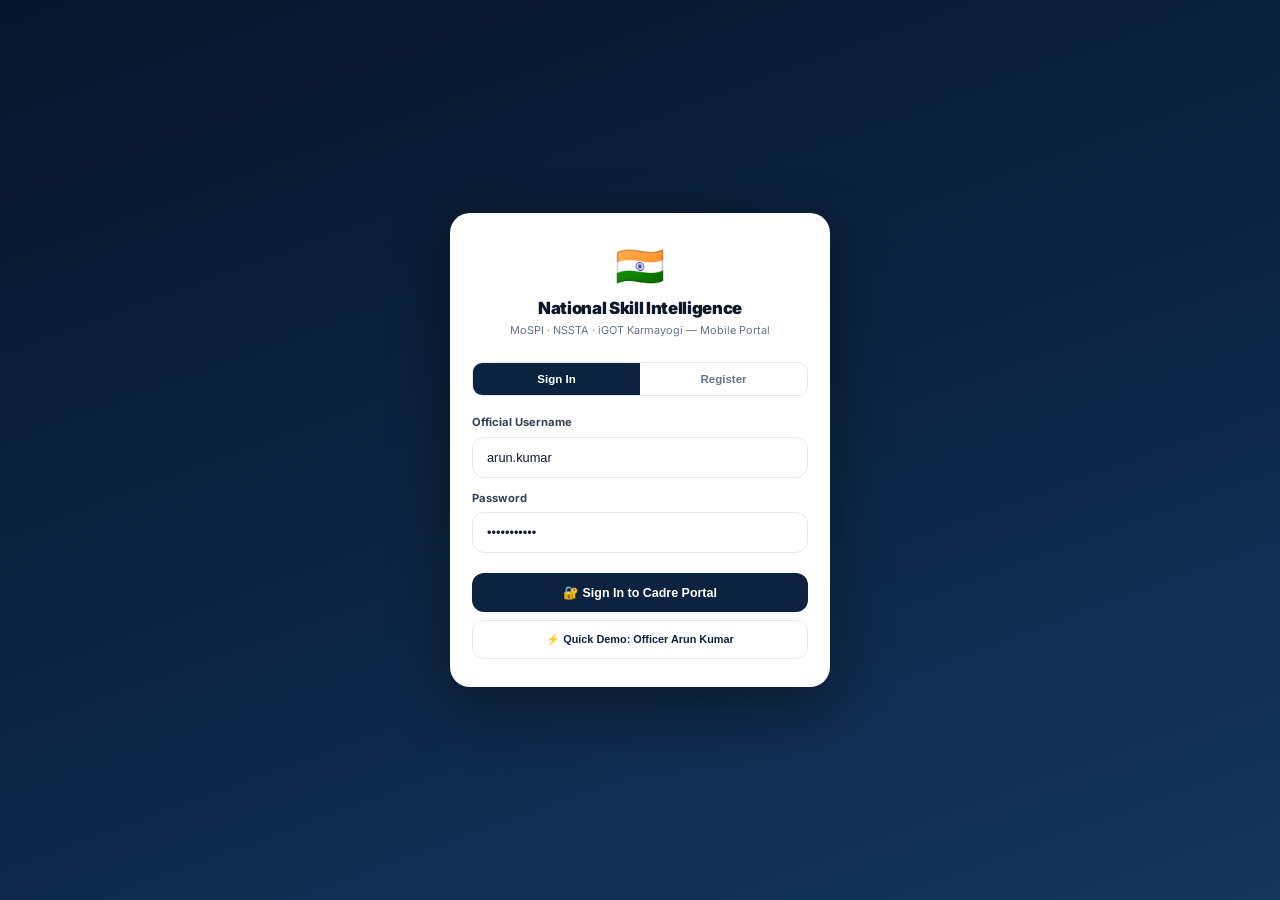
<file: mobile/index.html>
<!DOCTYPE html>
<html lang="en">
<head>
  <meta charset="UTF-8">
  <meta name="viewport" content="width=device-width, initial-scale=1.0, maximum-scale=1.0, user-scalable=no, viewport-fit=cover">
  <meta name="apple-mobile-web-app-capable" content="yes">
  <meta name="apple-mobile-web-app-status-bar-style" content="black-translucent">
  <meta name="theme-color" content="#0c2340">
  <meta name="description" content="AI-Enabled Competency Assessment, Skill Gap Analysis & Capacity Building — Mobile App">
  <title>SkillIntel Mobile | MoSPI - NSSTA - iGOT</title>
  <link rel="manifest" href="/mobile/manifest.json">
  <link rel="preconnect" href="https://fonts.googleapis.com">
  <link href="https://fonts.googleapis.com/css2?family=Inter:wght@400;500;600;700;800;900&display=swap" rel="stylesheet">
  <link rel="stylesheet" href="/mobile/styles.css?v=1.0.0">
</head>
<body>

  <!-- ═══════════════════════════════════════ -->
  <!-- AUTH SCREEN (Login / Register)         -->
  <!-- ═══════════════════════════════════════ -->
  <div id="auth-screen" class="auth-screen">
    <div class="auth-card anim-in">
      <div class="auth-emblem">🇮🇳</div>
      <h1 class="auth-title">National Skill Intelligence</h1>
      <p class="auth-subtitle">MoSPI · NSSTA · iGOT Karmayogi — Mobile Portal</p>

      <div id="auth-tabs" style="display:flex; gap:0; margin-bottom:18px; border-radius:10px; overflow:hidden; border:1.5px solid #e2e8f0;">
        <button onclick="setMobileAuthMode('login')" id="m-tab-login" style="flex:1; padding:10px; font-size:0.72rem; font-weight:800; border:none; cursor:pointer; background:#0c2340; color:#fff;">Sign In</button>
        <button onclick="setMobileAuthMode('register')" id="m-tab-register" style="flex:1; padding:10px; font-size:0.72rem; font-weight:800; border:none; cursor:pointer; background:#fff; color:#64748b;">Register</button>
      </div>

      <!-- Login Form -->
      <form id="m-form-login" onsubmit="mobileLogin(event)">
        <label class="m-label">Official Username</label>
        <input id="m-login-user" class="m-input mb-3" type="text" placeholder="e.g. arun.kumar" value="arun.kumar" autocomplete="username">
        <label class="m-label">Password</label>
        <input id="m-login-pass" class="m-input mb-3" type="password" placeholder="Enter password" value="password123" autocomplete="current-password">
        <button type="submit" class="btn btn-primary btn-full mt-2">🔐 Sign In to Cadre Portal</button>
        <button type="button" onclick="mobileQuickLogin()" class="btn btn-outline btn-full mt-2" style="font-size:0.68rem;">⚡ Quick Demo: Officer Arun Kumar</button>
      </form>

      <!-- Register Form (hidden) -->
      <form id="m-form-register" class="hidden" onsubmit="mobileRegister(event)">
        <label class="m-label">Full Name</label>
        <input id="m-reg-name" class="m-input mb-3" type="text" placeholder="Full official name">
        <label class="m-label">Username</label>
        <input id="m-reg-user" class="m-input mb-3" type="text" placeholder="Choose username">
        <label class="m-label">Email</label>
        <input id="m-reg-email" class="m-input mb-3" type="email" placeholder="Official email">
        <label class="m-label">Password</label>
        <input id="m-reg-pass" class="m-input mb-3" type="password" placeholder="Create password">
        <button type="submit" class="btn btn-emerald btn-full mt-2">📋 Register Official Profile</button>
      </form>
    </div>
  </div>

  <!-- ═══════════════════════════════════════ -->
  <!-- MAIN APP SHELL                         -->
  <!-- ═══════════════════════════════════════ -->
  <div id="app-shell" class="hidden">

    <!-- Top Navigation Bar -->
    <nav class="top-nav">
      <div class="nav-brand">
        <span class="emblem">🇮🇳</span>
        <div>
          <div class="title">Skill Intelligence</div>
          <div class="subtitle" id="nav-user-name">MoSPI · NSSTA · iGOT</div>
        </div>
      </div>
      <div class="nav-actions">
        <button onclick="toggleMobileTheme()" id="m-theme-btn" title="Toggle Theme">🌙</button>
        <button onclick="mobileLogout()" title="Logout">🚪</button>
      </div>
    </nav>

    <!-- Main Scrollable Content Area -->
    <main class="app-content" id="m-content">
      <div class="spinner"></div>
    </main>

    <!-- Bottom Tab Navigation -->
    <nav class="bottom-nav" id="m-bottom-nav">
      <button class="tab-item active" onclick="mobileNav('dashboard')" data-tab="dashboard">
        <span class="tab-icon">📊</span>
        <span>Home</span>
      </button>
      <button class="tab-item" onclick="mobileNav('skill_gaps')" data-tab="skill_gaps">
        <span class="tab-icon">🎯</span>
        <span>Gaps</span>
      </button>
      <button class="tab-item" onclick="mobileNav('learning_paths')" data-tab="learning_paths">
        <span class="tab-icon">🗺️</span>
        <span>Roadmap</span>
      </button>
      <button class="tab-item" onclick="mobileNav('courses')" data-tab="courses">
        <span class="tab-icon">📚</span>
        <span>Courses</span>
      </button>
      <button class="tab-item" onclick="mobileNav('exam')" data-tab="exam">
        <span class="tab-icon">📝</span>
        <span>Exam</span>
      </button>
    </nav>

    <!-- Floating Voice Copilot Assistant Button -->
    <button onclick="toggleMobileCopilot()" class="mobile-copilot-fab" id="m-copilot-fab" title="Voice AI Assistant">
      🎙️
    </button>
  </div>

  <!-- Mobile Voice Copilot Drawer -->
  <div id="m-copilot-drawer" class="mobile-copilot-drawer hidden" onclick="if(event.target===this) toggleMobileCopilot(false)">
    <div class="mobile-copilot-panel">
      <div style="display:flex; justify-content:space-between; align-items:center; margin-bottom:12px; border-bottom:1px solid #e2e8f0; padding-bottom:8px;">
        <div style="display:flex; align-items:center; gap:8px;">
          <span style="font-size:1.3rem;">🤖🎙️</span>
          <div>
            <div style="font-size:0.85rem; font-weight:900; color:#0f172a;">MoSPI AI Voice Assistant</div>
            <div style="font-size:0.62rem; color:#64748b;">Cadre Competencies & Statistical Inquiries</div>
          </div>
        </div>
        <button onclick="toggleMobileCopilot(false)" style="background:none; border:none; font-size:1.1rem; cursor:pointer; color:#64748b;">✕</button>
      </div>

      <!-- Messages Stream -->
      <div id="m-copilot-messages" style="flex:1; overflow-y:auto; max-height:45vh; display:flex; flex-direction:column; gap:8px; margin-bottom:12px; font-size:0.75rem;">
        <div class="m-card" style="padding:10px; background:#eff6ff; border-color:#bfdbfe; margin-bottom:0;">
          <b>Namaste Officer!</b> I can assist you with your cadre competencies, iGOT courses, study hour allocation, or statistical surveys. Tap the mic below to speak.
        </div>
      </div>

      <!-- Voice & Text Input Form -->
      <form onsubmit="handleMobileCopilotSubmit(event)" style="display:flex; gap:8px; align-items:center;">
        <input type="text" id="m-copilot-input" placeholder="Ask or speak your question..." class="m-input" style="flex:1; font-size:0.75rem; margin-bottom:0;">
        <button type="button" onclick="toggleMobileVoiceInput()" id="m-copilot-mic-btn" style="width:40px; height:40px; border-radius:10px; border:none; background:#0c2340; color:#fff; font-size:1.1rem; display:flex; align-items:center; justify-content:center; cursor:pointer;">
          🎙️
        </button>
        <button type="submit" class="btn btn-primary" style="padding:10px 14px; font-size:0.75rem;">
          Send
        </button>
      </form>
      <div id="m-copilot-listening-bar" class="hidden" style="margin-top:6px; font-size:0.65rem; color:#dc2626; font-weight:700; display:flex; align-items:center; gap:6px;">
        <span style="width:6px; height:6px; border-radius:50%; background:#dc2626; display:inline-block;" class="pulse-soft"></span>
        <span>Microphone Active: Listening to your query...</span>
      </div>
    </div>
  </div>

  <!-- Toast -->
  <div id="m-toast" class="m-toast">
    <span id="m-toast-icon">✅</span>
    <span id="m-toast-msg">Action completed</span>
  </div>

  <script src="/mobile/app.js?v=1.0.1"></script>
</body>
</html>
</file>
<file: mobile/styles.css>
/* ================================================================
   National Skill Intelligence Platform — Mobile PWA Stylesheet
   Government Design System • Touch-First • Dark/Light Adaptive
   ================================================================ */

/* ── CSS Variables & Design Tokens ── */
:root {
  --gov-navy-950: #040b17;
  --gov-navy-900: #07162c;
  --gov-navy-800: #0c2340;
  --gov-navy-700: #16365d;
  --gov-navy-600: #1d4474;
  --bharat-teal: #008080;
  --saffron: #d97706;
  --saffron-light: #f59e0b;
  --emerald: #10b981;
  --critical-red: #dc2626;
  --nav-height: 64px;
  --bottom-nav-height: 68px;
  --safe-bottom: env(safe-area-inset-bottom, 0px);
  --safe-top: env(safe-area-inset-top, 0px);
}

/* ── Reset & Base ── */
*, *::before, *::after { box-sizing: border-box; margin: 0; padding: 0; }

html {
  font-size: 16px;
  -webkit-text-size-adjust: 100%;
  -webkit-tap-highlight-color: transparent;
  scroll-behavior: smooth;
}

body {
  font-family: 'Inter', -apple-system, BlinkMacSystemFont, 'Segoe UI', sans-serif;
  background: #f1f5f9;
  color: #0f172a;
  min-height: 100dvh;
  overflow-x: hidden;
  -webkit-font-smoothing: antialiased;
  padding-top: calc(var(--nav-height) + var(--safe-top));
  padding-bottom: calc(var(--bottom-nav-height) + var(--safe-bottom) + 8px);
  transition: background-color 0.3s, color 0.3s;
}

/* ── Typography ── */
h1 { font-size: 1.35rem; font-weight: 900; letter-spacing: -0.02em; }
h2 { font-size: 1.1rem; font-weight: 800; letter-spacing: -0.01em; }
h3 { font-size: 0.95rem; font-weight: 700; }
p, span, label { font-size: 0.8rem; line-height: 1.5; }
.text-xxs { font-size: 0.65rem; }
.text-xs  { font-size: 0.72rem; }
.text-sm  { font-size: 0.8rem; }
.text-base{ font-size: 0.88rem; }
.text-lg  { font-size: 1rem; }
.font-mono { font-family: 'JetBrains Mono', 'SF Mono', 'Fira Code', monospace; }

/* ── Top Navigation Bar ── */
.top-nav {
  position: fixed; top: 0; left: 0; right: 0;
  height: calc(var(--nav-height) + var(--safe-top));
  padding-top: var(--safe-top);
  background: var(--gov-navy-800);
  color: #fff;
  display: flex; align-items: center; justify-content: space-between;
  padding-left: 16px; padding-right: 16px;
  z-index: 100;
  box-shadow: 0 2px 12px rgba(0,0,0,0.25);
}
.top-nav .nav-brand { display: flex; align-items: center; gap: 10px; }
.top-nav .nav-brand .emblem { font-size: 1.6rem; }
.top-nav .nav-brand .title { font-size: 0.78rem; font-weight: 800; letter-spacing: 0.02em; line-height: 1.2; }
.top-nav .nav-brand .subtitle { font-size: 0.58rem; color: #94a3b8; font-weight: 500; }
.top-nav .nav-actions { display: flex; align-items: center; gap: 8px; }
.top-nav .nav-actions button {
  width: 36px; height: 36px; border-radius: 10px; border: none;
  background: rgba(255,255,255,0.08); color: #fff;
  display: flex; align-items: center; justify-content: center;
  font-size: 1.1rem; cursor: pointer; transition: background 0.2s;
}
.top-nav .nav-actions button:active { background: rgba(255,255,255,0.18); transform: scale(0.93); }

/* ── Bottom Tab Navigation ── */
.bottom-nav {
  position: fixed; bottom: 0; left: 0; right: 0;
  height: calc(var(--bottom-nav-height) + var(--safe-bottom));
  padding-bottom: var(--safe-bottom);
  background: #fff;
  border-top: 1px solid #e2e8f0;
  display: flex; align-items: stretch; justify-content: space-around;
  z-index: 100;
  box-shadow: 0 -4px 20px rgba(0,0,0,0.06);
}
.bottom-nav .tab-item {
  flex: 1; display: flex; flex-direction: column; align-items: center; justify-content: center;
  gap: 3px; padding: 6px 2px;
  color: #94a3b8; font-size: 0.58rem; font-weight: 600;
  text-decoration: none; border: none; background: none; cursor: pointer;
  transition: color 0.2s, transform 0.15s;
  -webkit-tap-highlight-color: transparent;
}
.bottom-nav .tab-item .tab-icon { font-size: 1.25rem; transition: transform 0.2s; }
.bottom-nav .tab-item.active { color: var(--gov-navy-800); font-weight: 800; }
.bottom-nav .tab-item.active .tab-icon { transform: scale(1.15); }
.bottom-nav .tab-item:active { transform: scale(0.9); }

/* ── Main Content Container ── */
.app-content {
  padding: 16px;
  max-width: 600px;
  margin: 0 auto;
}

/* ── Cards ── */
.m-card {
  background: #fff;
  border-radius: 16px;
  border: 1px solid #e2e8f0;
  padding: 16px;
  margin-bottom: 14px;
  box-shadow: 0 1px 4px rgba(12,35,64,0.04);
  transition: transform 0.15s, box-shadow 0.15s;
}
.m-card:active { transform: scale(0.985); }

.m-card-header {
  display: flex; align-items: center; justify-content: space-between;
  margin-bottom: 10px;
}
.m-card-title { font-size: 0.82rem; font-weight: 800; color: #0f172a; }
.m-card-badge {
  font-size: 0.6rem; font-weight: 700; padding: 3px 8px;
  border-radius: 20px; letter-spacing: 0.03em;
}

/* ── Hero Stat Cards (KPI Row) ── */
.kpi-grid {
  display: grid; grid-template-columns: 1fr 1fr; gap: 10px;
  margin-bottom: 16px;
}
.kpi-card {
  background: #fff; border-radius: 14px; padding: 14px;
  border: 1px solid #e2e8f0;
  display: flex; flex-direction: column; gap: 4px;
}
.kpi-card .kpi-icon { font-size: 1.3rem; }
.kpi-card .kpi-label { font-size: 0.62rem; color: #64748b; font-weight: 600; text-transform: uppercase; letter-spacing: 0.04em; }
.kpi-card .kpi-value { font-size: 1.15rem; font-weight: 900; color: #0f172a; }
.kpi-card .kpi-sub { font-size: 0.6rem; color: #10b981; font-weight: 700; }

/* ── Progress Bars ── */
.progress-track {
  width: 100%; height: 8px; background: #e2e8f0; border-radius: 99px; overflow: hidden;
}
.progress-fill {
  height: 100%; border-radius: 99px; transition: width 0.6s ease;
}
.progress-fill.emerald { background: linear-gradient(90deg, #10b981, #34d399); }
.progress-fill.saffron { background: linear-gradient(90deg, #d97706, #f59e0b); }
.progress-fill.red { background: linear-gradient(90deg, #dc2626, #f87171); }
.progress-fill.navy { background: linear-gradient(90deg, #0c2340, #16365d); }

/* ── Skill Gap Items ── */
.gap-item {
  display: flex; align-items: center; justify-content: space-between;
  padding: 12px 0;
  border-bottom: 1px solid #f1f5f9;
}
.gap-item:last-child { border-bottom: none; }
.gap-item .gap-info { flex: 1; }
.gap-item .gap-name { font-size: 0.78rem; font-weight: 700; color: #0f172a; }
.gap-item .gap-scores { font-size: 0.65rem; color: #64748b; margin-top: 2px; }
.gap-priority {
  font-size: 0.58rem; font-weight: 800; padding: 3px 8px; border-radius: 6px;
  text-transform: uppercase; letter-spacing: 0.04em;
}
.gap-priority.critical { background: #fef2f2; color: #dc2626; }
.gap-priority.high { background: #fffbeb; color: #d97706; }
.gap-priority.medium { background: #eff6ff; color: #2563eb; }

/* ── Milestone Timeline ── */
.milestone {
  display: flex; gap: 12px; padding: 12px 0;
  border-bottom: 1px solid #f1f5f9;
}
.milestone:last-child { border-bottom: none; }
.milestone .ms-step {
  width: 32px; height: 32px; border-radius: 50%; flex-shrink: 0;
  display: flex; align-items: center; justify-content: center;
  font-size: 0.7rem; font-weight: 900; color: #fff;
}
.milestone .ms-step.completed { background: #10b981; }
.milestone .ms-step.current { background: var(--saffron); box-shadow: 0 0 0 4px rgba(217,119,6,0.2); }
.milestone .ms-step.pending { background: #cbd5e1; color: #64748b; }
.milestone .ms-body { flex: 1; }
.milestone .ms-title { font-size: 0.78rem; font-weight: 700; color: #0f172a; }
.milestone .ms-meta { font-size: 0.62rem; color: #64748b; margin-top: 3px; }

/* ── Course Cards ── */
.course-card {
  display: flex; gap: 12px; padding: 12px; background: #fff;
  border-radius: 14px; border: 1px solid #e2e8f0; margin-bottom: 10px;
}
.course-card .course-thumb {
  width: 56px; height: 56px; border-radius: 12px; flex-shrink: 0;
  display: flex; align-items: center; justify-content: center;
  font-size: 1.5rem;
}
.course-card .course-info { flex: 1; }
.course-card .course-title { font-size: 0.78rem; font-weight: 700; color: #0f172a; }
.course-card .course-provider { font-size: 0.6rem; color: #64748b; margin-top: 2px; }
.course-card .course-action {
  align-self: center;
  padding: 6px 14px; border-radius: 10px; border: none;
  font-size: 0.68rem; font-weight: 800; cursor: pointer;
  background: var(--gov-navy-800); color: #fff;
  transition: transform 0.15s;
}
.course-card .course-action:active { transform: scale(0.92); }

/* ── Buttons ── */
.btn {
  display: inline-flex; align-items: center; justify-content: center; gap: 6px;
  padding: 12px 20px; border-radius: 12px; border: none;
  font-size: 0.78rem; font-weight: 800; cursor: pointer;
  transition: transform 0.12s, box-shadow 0.2s;
  -webkit-tap-highlight-color: transparent;
}
.btn:active { transform: scale(0.95); }
.btn-primary { background: var(--gov-navy-800); color: #fff; }
.btn-saffron { background: var(--saffron); color: #fff; }
.btn-emerald { background: var(--emerald); color: #fff; }
.btn-outline {
  background: transparent; color: var(--gov-navy-800);
  border: 1.5px solid #e2e8f0;
}
.btn-full { width: 100%; }
.btn-sm { padding: 8px 14px; font-size: 0.7rem; border-radius: 10px; }

/* ── Form Inputs ── */
.m-input {
  width: 100%; padding: 12px 14px; border-radius: 12px;
  border: 1.5px solid #e2e8f0; font-size: 0.8rem;
  background: #fff; color: #0f172a;
  transition: border-color 0.2s, box-shadow 0.2s;
  -webkit-appearance: none;
}
.m-input:focus { outline: none; border-color: var(--bharat-teal); box-shadow: 0 0 0 3px rgba(0,128,128,0.12); }
.m-input::placeholder { color: #94a3b8; }
.m-label { display: block; font-size: 0.7rem; font-weight: 700; color: #334155; margin-bottom: 6px; }

/* ── Toast Notification ── */
.m-toast {
  position: fixed; bottom: calc(var(--bottom-nav-height) + var(--safe-bottom) + 16px);
  left: 16px; right: 16px;
  background: #0f172a; color: #fff; padding: 14px 18px; border-radius: 14px;
  font-size: 0.75rem; font-weight: 600; z-index: 200;
  display: flex; align-items: center; gap: 10px;
  box-shadow: 0 8px 30px rgba(0,0,0,0.3);
  transform: translateY(120%); opacity: 0;
  transition: transform 0.35s cubic-bezier(0.34,1.56,0.64,1), opacity 0.3s;
}
.m-toast.show { transform: translateY(0); opacity: 1; }

/* ── Pull to Refresh ── */
.ptr-indicator {
  text-align: center; padding: 12px; color: #94a3b8; font-size: 0.7rem; font-weight: 600;
  display: none;
}
.ptr-indicator.active { display: block; }

/* ── Exam / Assessment Styles ── */
.exam-question-card {
  background: #fff; border-radius: 16px; padding: 18px;
  border: 1px solid #e2e8f0; margin-bottom: 12px;
}
.exam-option {
  display: block; width: 100%; text-align: left;
  padding: 14px 16px; border-radius: 12px;
  border: 1.5px solid #e2e8f0; background: #f8fafc;
  font-size: 0.78rem; font-weight: 600; color: #334155;
  margin-bottom: 8px; cursor: pointer;
  transition: all 0.15s;
}
.exam-option:active { transform: scale(0.98); }
.exam-option.selected {
  border-color: var(--gov-navy-800); background: #eff6ff;
  color: var(--gov-navy-800); font-weight: 700;
}
.exam-security-bar {
  background: #0f172a; color: #fff; padding: 10px 14px; border-radius: 12px;
  display: flex; flex-wrap: wrap; gap: 8px; align-items: center;
  font-size: 0.62rem; font-weight: 700; margin-bottom: 12px;
}
.security-badge {
  display: inline-flex; align-items: center; gap: 4px;
  padding: 4px 10px; border-radius: 8px; font-size: 0.6rem; font-weight: 800;
}

/* ── Scheduler Buttons ── */
.hours-btn {
  padding: 10px 16px; border-radius: 10px;
  font-size: 0.72rem; font-weight: 700; border: 1.5px solid #e2e8f0;
  background: #fff; color: #334155; cursor: pointer;
  transition: all 0.15s;
}
.hours-btn:active { transform: scale(0.93); }
.hours-btn.active {
  background: var(--gov-navy-800); color: #fff; border-color: var(--gov-navy-800);
}

.shift-card {
  padding: 14px; border-radius: 14px; border: 1.5px solid #e2e8f0;
  background: #fff; cursor: pointer; transition: all 0.15s;
}
.shift-card:active { transform: scale(0.97); }
.shift-card.active { border-color: #3b82f6; background: #eff6ff; box-shadow: 0 0 0 3px rgba(59,130,246,0.15); }
.shift-card .shift-title { font-size: 0.78rem; font-weight: 700; color: #0f172a; }
.shift-card .shift-time { font-size: 0.62rem; color: #64748b; font-weight: 600; margin-top: 2px; }

/* ── Login Screen ── */
.auth-screen {
  min-height: 100dvh; display: flex; flex-direction: column;
  align-items: center; justify-content: center; padding: 24px;
  background: linear-gradient(160deg, #07162c 0%, #0c2340 50%, #16365d 100%);
}
.auth-card {
  width: 100%; max-width: 380px; background: #fff; border-radius: 20px;
  padding: 28px 22px; box-shadow: 0 20px 60px rgba(0,0,0,0.4);
}
.auth-card .auth-emblem { text-align: center; font-size: 2.5rem; margin-bottom: 8px; }
.auth-card .auth-title { text-align: center; font-size: 1.05rem; font-weight: 900; color: #0f172a; margin-bottom: 4px; }
.auth-card .auth-subtitle { text-align: center; font-size: 0.68rem; color: #64748b; margin-bottom: 24px; }

/* ── Floating Proctor Widget (Mobile) ── */
.mobile-proctor-pip {
  position: fixed; bottom: calc(var(--bottom-nav-height) + var(--safe-bottom) + 12px);
  right: 12px; z-index: 90;
  background: rgba(15,23,42,0.95); backdrop-filter: blur(12px);
  border-radius: 16px; border: 2px solid #10b981;
  padding: 8px; width: 110px;
  box-shadow: 0 8px 32px rgba(0,0,0,0.45);
}
.mobile-proctor-pip video { width: 100%; border-radius: 10px; display: block; }
.mobile-proctor-pip .pip-badges {
  display: flex; gap: 4px; margin-top: 4px; justify-content: center;
}
.mobile-proctor-pip .pip-badge {
  font-size: 0.5rem; font-weight: 800; padding: 2px 6px; border-radius: 4px;
}

/* ── Section Header ── */
.section-header {
  display: flex; align-items: center; justify-content: space-between;
  margin-bottom: 14px; padding: 0 2px;
}
.section-title { font-size: 0.95rem; font-weight: 900; color: #0f172a; }
.section-sub { font-size: 0.62rem; color: #64748b; font-weight: 500; margin-top: 2px; }

/* ── Hero Banner (Dashboard) ── */
.hero-banner {
  background: linear-gradient(135deg, var(--gov-navy-800), var(--gov-navy-900));
  border-radius: 18px; padding: 20px 18px; color: #fff; margin-bottom: 16px;
  position: relative; overflow: hidden;
}
.hero-banner::after {
  content: '🇮🇳'; position: absolute; right: -10px; bottom: -10px;
  font-size: 5rem; opacity: 0.06; pointer-events: none;
}
.hero-banner .greeting { font-size: 0.72rem; color: #94a3b8; font-weight: 600; }
.hero-banner .hero-name { font-size: 1.2rem; font-weight: 900; margin: 4px 0 2px; }
.hero-banner .hero-role { font-size: 0.65rem; color: #d97706; font-weight: 700; background: rgba(217,119,6,0.15); padding: 3px 10px; border-radius: 20px; display: inline-block; }

/* ── Empty State ── */
.empty-state {
  text-align: center; padding: 40px 20px; color: #94a3b8;
}
.empty-state .empty-icon { font-size: 3rem; margin-bottom: 12px; opacity: 0.5; }
.empty-state .empty-text { font-size: 0.78rem; font-weight: 600; }

/* ── Loading Spinner ── */
.spinner {
  width: 28px; height: 28px; border: 3px solid #e2e8f0;
  border-top-color: var(--gov-navy-800); border-radius: 50%;
  animation: spin 0.7s linear infinite; margin: 20px auto;
}
@keyframes spin { to { transform: rotate(360deg); } }

/* ── Animations ── */
@keyframes fadeInUp {
  from { opacity: 0; transform: translateY(16px); }
  to { opacity: 1; transform: translateY(0); }
}
.anim-in { animation: fadeInUp 0.35s ease-out both; }
.anim-in-d1 { animation-delay: 0.05s; }
.anim-in-d2 { animation-delay: 0.1s; }
.anim-in-d3 { animation-delay: 0.15s; }
.anim-in-d4 { animation-delay: 0.2s; }

@keyframes pulse-soft {
  0%, 100% { opacity: 1; }
  50% { opacity: 0.6; }
}
.pulse-soft { animation: pulse-soft 2s infinite; }

/* ═══════════════════════════════════
   DARK MODE
   ═══════════════════════════════════ */
html.dark body { background: #0a1120; color: #cbd5e1; }
html.dark .top-nav { background: #0e182c; box-shadow: 0 2px 12px rgba(0,0,0,0.5); }
html.dark .bottom-nav { background: #111d33; border-top-color: #1c2e4d; box-shadow: 0 -4px 20px rgba(0,0,0,0.3); }
html.dark .bottom-nav .tab-item { color: #64748b; }
html.dark .bottom-nav .tab-item.active { color: #38bdf8; }

html.dark .m-card,
html.dark .kpi-card,
html.dark .course-card,
html.dark .exam-question-card,
html.dark .shift-card { background: #111d33; border-color: #1c2e4d; }

html.dark .m-card-title,
html.dark .section-title,
html.dark .kpi-value,
html.dark .gap-name,
html.dark .ms-title,
html.dark .course-title,
html.dark .shift-title { color: #f1f5f9; }

html.dark .kpi-label,
html.dark .gap-scores,
html.dark .ms-meta,
html.dark .course-provider,
html.dark .shift-time { color: #94a3b8; }

html.dark .progress-track { background: #1c2e4d; }

html.dark .m-input { background: #0d1728; color: #f1f5f9; border-color: #22385c; }
html.dark .m-input:focus { border-color: #38bdf8; box-shadow: 0 0 0 3px rgba(56,189,248,0.2); }
html.dark .m-input::placeholder { color: #64748b; }

html.dark .hours-btn { background: #162540; border-color: #1c2e4d; color: #cbd5e1; }
html.dark .hours-btn.active { background: #1c3052; border-color: #38bdf8; color: #fff; }

html.dark .shift-card { background: #162540; border-color: #1c2e4d; }
html.dark .shift-card.active { background: #122442; border-color: #3b82f6; }

html.dark .exam-option { background: #162540; border-color: #1c2e4d; color: #e2e8f0; }
html.dark .exam-option.selected { background: #122442; border-color: #3b82f6; color: #93c5fd; }

html.dark .hero-banner { background: linear-gradient(135deg, #0e182c, #162540); }

html.dark .gap-priority.critical { background: #2d1215; color: #fca5a5; }
html.dark .gap-priority.high { background: #2d2312; color: #fde68a; }
html.dark .gap-priority.medium { background: #121e3d; color: #93c5fd; }

html.dark .milestone .ms-step.pending { background: #1c2e4d; color: #94a3b8; }

html.dark .auth-card { background: #111d33; }
html.dark .auth-card .auth-title { color: #f1f5f9; }
html.dark .auth-card .auth-subtitle { color: #94a3b8; }

/* ── Utility ── */
.hidden { display: none !important; }
.flex { display: flex; }
.items-center { align-items: center; }
.gap-2 { gap: 8px; }
.gap-3 { gap: 12px; }
.mt-2 { margin-top: 8px; }
.mt-3 { margin-top: 12px; }
.mt-4 { margin-top: 16px; }
.mb-2 { margin-bottom: 8px; }
.mb-3 { margin-bottom: 12px; }
.w-full { width: 100%; }
.text-center { text-align: center; }
.truncate { overflow: hidden; text-overflow: ellipsis; white-space: nowrap; }
.rounded-full { border-radius: 9999px; }

/* ── Mobile Voice Copilot FAB & Drawer ── */
.mobile-copilot-fab {
  position: fixed;
  bottom: calc(var(--bottom-nav-height) + var(--safe-bottom) + 14px);
  right: 14px;
  z-index: 80;
  width: 46px;
  height: 46px;
  border-radius: 50%;
  background: linear-gradient(135deg, #0c2340, #1e3a8a);
  color: #fff;
  border: 2px solid #38bdf8;
  font-size: 1.2rem;
  display: flex;
  align-items: center;
  justify-content: center;
  box-shadow: 0 6px 20px rgba(12,35,64,0.35);
  cursor: pointer;
  transition: transform 0.15s, box-shadow 0.15s;
}
.mobile-copilot-fab:active { transform: scale(0.92); }

.mobile-copilot-drawer {
  position: fixed; inset: 0; z-index: 1000;
  background: rgba(0,0,0,0.55); backdrop-filter: blur(4px);
  display: flex; flex-direction: column; justify-content: flex-end;
}
.mobile-copilot-panel {
  background: #fff; border-radius: 20px 20px 0 0;
  max-height: 82dvh; display: flex; flex-direction: column;
  padding: 16px; animation: mSlideUp 0.25s ease-out;
  box-shadow: 0 -10px 40px rgba(0,0,0,0.3);
}
@keyframes mSlideUp {
  from { transform: translateY(100%); }
  to { transform: translateY(0); }
}
html.dark .mobile-copilot-panel { background: #0f1d33; }

.m-mic-bar {
  animation: mMicPulse 0.6s infinite alternate ease-in-out;
}
@keyframes mMicPulse {
  0% { transform: scaleY(0.4); }
  100% { transform: scaleY(1.0); }
}
</file>
